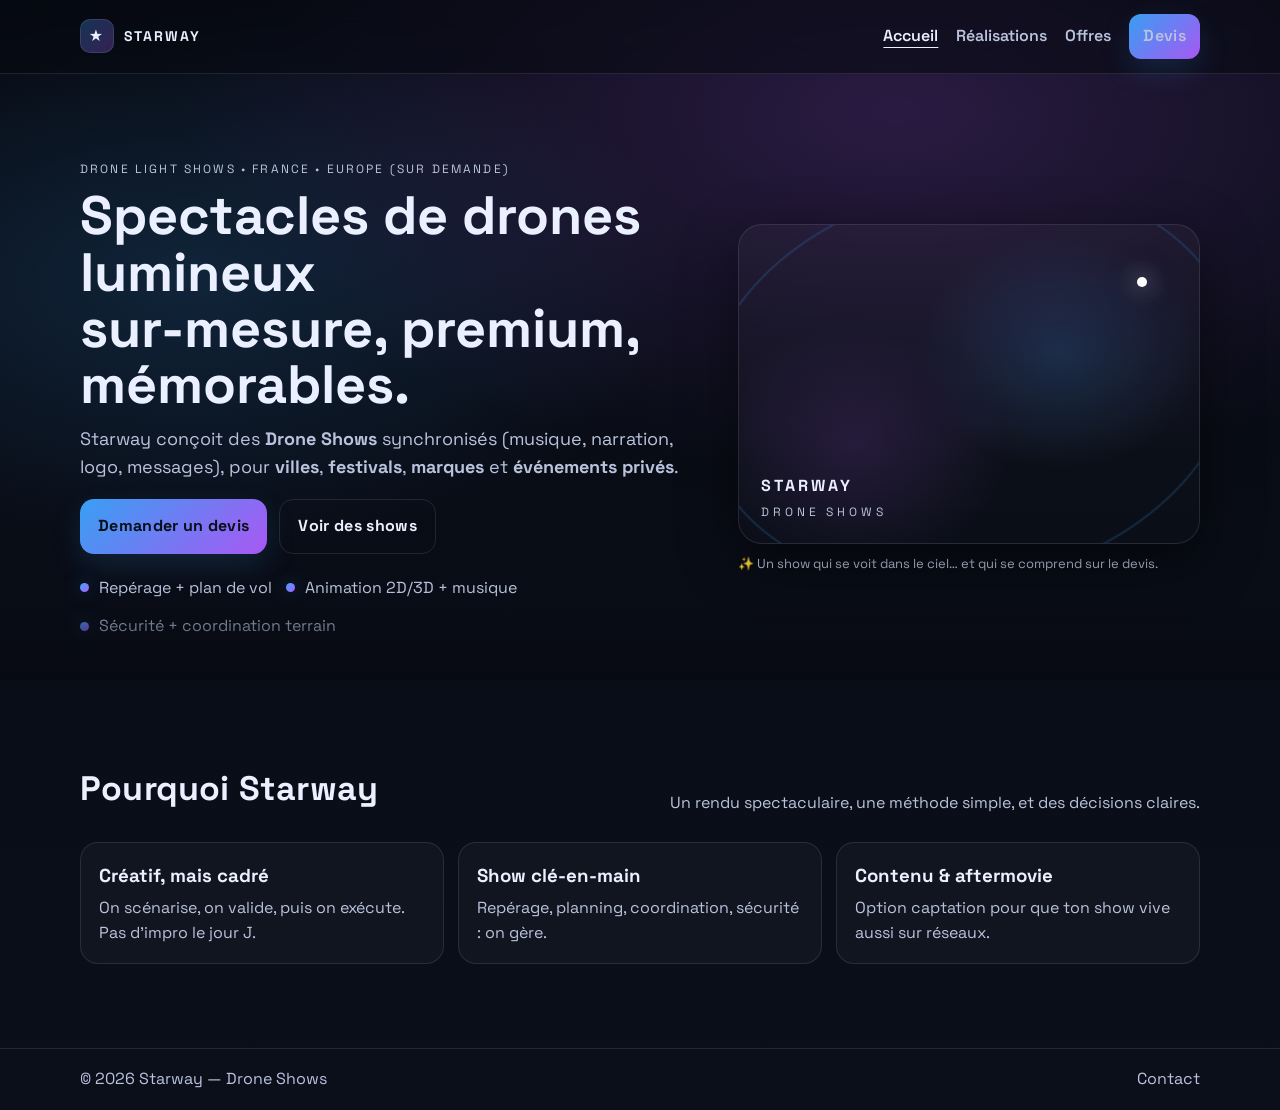
<file: index.html>
<!doctype html>
<html lang="fr">
<head>
  <meta charset="utf-8" />
  <meta name="viewport" content="width=device-width,initial-scale=1" />
  <title>Starway — Drone Shows</title>
  <meta name="description" content="Starway crée des spectacles de drones lumineux sur-mesure : villes, marques, festivals, événements privés." />
  <meta name="theme-color" content="#0b0f1a" />
  <link rel="preconnect" href="https://fonts.googleapis.com">
  <link rel="preconnect" href="https://fonts.gstatic.com" crossorigin>
  <link href="https://fonts.googleapis.com/css2?family=Space+Grotesk:wght@400;500;600;700&display=swap" rel="stylesheet">
  <link rel="stylesheet" href="styles.css" />
</head>
<body>

<header class="header">
  <div class="container nav">
    <a class="brand" href="index.html" aria-label="Starway">
      <span class="brandMark" aria-hidden="true">★</span>
      <span class="brandName">STARWAY</span>
    </a>

    <button class="burger" id="burger" aria-label="Ouvrir le menu" aria-expanded="false">
      <span></span><span></span><span></span>
    </button>

    <nav class="menu" id="menu">
      <a class="active" href="index.html">Accueil</a>
      <a href="realisations.html">Réalisations</a>
      <a href="offres.html">Offres</a>
      <a href="contact.html" class="btn btn-sm">Devis</a>
    </nav>
  </div>
</header>

<main>
  <section class="hero">
    <div class="container heroGrid">
      <div class="heroLeft">
        <p class="kicker">Drone Light Shows • France • Europe (sur demande)</p>
        <h1>Spectacles de drones lumineux<br/>sur-mesure, premium, mémorables.</h1>
        <p class="lead">
          Starway conçoit des <strong>Drone Shows</strong> synchronisés (musique, narration, logo, messages),
          pour <strong>villes</strong>, <strong>festivals</strong>, <strong>marques</strong> et <strong>événements privés</strong>.
        </p>
        <div class="ctaRow">
          <a class="btn" href="contact.html">Demander un devis</a>
          <a class="btn btn-ghost" href="realisations.html">Voir des shows</a>
        </div>

        <div class="trust">
          <div class="trustItem"><span class="dot"></span> Repérage + plan de vol</div>
          <div class="trustItem"><span class="dot"></span> Animation 2D/3D + musique</div>
          <div class="trustItem"><span class="dot"></span> Sécurité + coordination terrain</div>
        </div>
      </div>

      <div class="heroRight" aria-hidden="true">
        <div class="glowCard">
          <div class="orbit"></div>
          <div class="star"></div>
          <div class="copy">
            <div class="miniTitle">STARWAY</div>
            <div class="miniSub">DRONE SHOWS</div>
          </div>
        </div>
        <p class="hint">✨ Un show qui se voit dans le ciel… et qui se comprend sur le devis.</p>
      </div>
    </div>
    <div class="heroFade"></div>
  </section>

  <section class="section">
    <div class="container">
      <div class="sectionHead">
        <h2>Pourquoi Starway</h2>
        <p>Un rendu spectaculaire, une méthode simple, et des décisions claires.</p>
      </div>

      <div class="cards">
        <article class="card">
          <h3>Créatif, mais cadré</h3>
          <p>On scénarise, on valide, puis on exécute. Pas d’impro le jour J.</p>
        </article>
        <article class="card">
          <h3>Show clé-en-main</h3>
          <p>Repérage, planning, coordination, sécurité : on gère.</p>
        </article>
        <article class="card">
          <h3>Contenu & aftermovie</h3>
          <p>Option captation pour que ton show vive aussi sur réseaux.</p>
        </article>
      </div>
    </div>
  </section>

  <footer class="footer">
    <div class="container footerRow">
      <div>© <span id="year"></span> Starway — Drone Shows</div>
      <div class="footerLinks">
        <a href="contact.html">Contact</a>
      </div>
    </div>
  </footer>
</main>

<script src="script.js"></script>
</body>
</html>
</file>
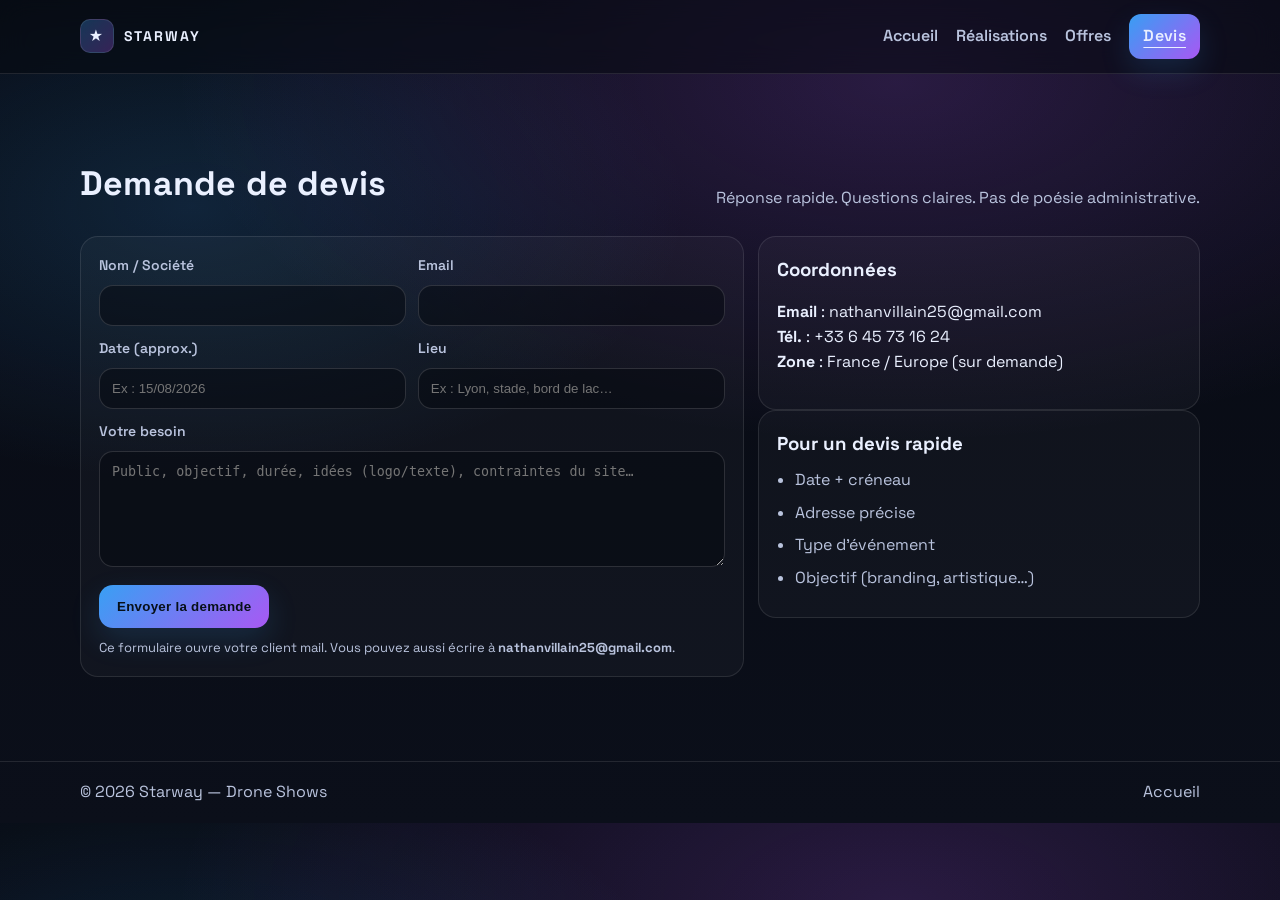
<file: contact.html>
<!doctype html>
<html lang="fr">
<head>
  <meta charset="utf-8" />
  <meta name="viewport" content="width=device-width,initial-scale=1" />
  <title>Contact — Starway</title>
  <link rel="preconnect" href="https://fonts.googleapis.com">
  <link rel="preconnect" href="https://fonts.gstatic.com" crossorigin>
  <link href="https://fonts.googleapis.com/css2?family=Space+Grotesk:wght@400;500;600;700&display=swap" rel="stylesheet">
  <link rel="stylesheet" href="styles.css" />
</head>
<body>

<header class="header">
  <div class="container nav">
    <a class="brand" href="index.html" aria-label="Starway">
      <span class="brandMark" aria-hidden="true">★</span>
      <span class="brandName">STARWAY</span>
    </a>
    <button class="burger" id="burger" aria-label="Ouvrir le menu" aria-expanded="false">
      <span></span><span></span><span></span>
    </button>
    <nav class="menu" id="menu">
      <a href="index.html">Accueil</a>
      <a href="realisations.html">Réalisations</a>
      <a href="offres.html">Offres</a>
      <a class="active btn btn-sm" href="contact.html">Devis</a>
    </nav>
  </div>
</header>

<main>
  <section class="section">
    <div class="container">
      <div class="sectionHead">
        <h2>Demande de devis</h2>
        <p>Réponse rapide. Questions claires. Pas de poésie administrative.</p>
      </div>

      <div class="contactGrid">
        <form class="form" id="quoteForm">
          <div class="row">
            <label>Nom / Société
              <input name="name" autocomplete="name" required />
            </label>
            <label>Email
              <input type="email" name="email" autocomplete="email" required />
            </label>
          </div>

          <div class="row">
            <label>Date (approx.)
              <input type="text" name="date" placeholder="Ex : 15/08/2026" />
            </label>
            <label>Lieu
              <input name="location" placeholder="Ex : Lyon, stade, bord de lac…" />
            </label>
          </div>

          <label>Votre besoin
            <textarea name="message" rows="6" required placeholder="Public, objectif, durée, idées (logo/texte), contraintes du site…"></textarea>
          </label>

          <button class="btn" type="submit">Envoyer la demande</button>
          <p class="micro">Ce formulaire ouvre votre client mail. Vous pouvez aussi écrire à <strong>nathanvillain25@gmail.com</strong>.</p>
        </form>

        <aside class="contactAside">
          <div class="panel">
            <h3>Coordonnées</h3>
            <p><strong>Email</strong> : nathanvillain25@gmail.com<br/>
               <strong>Tél.</strong> : +33 6 45 73 16 24<br/>
               <strong>Zone</strong> : France / Europe (sur demande)</p>
          </div>

          <div class="panel">
            <h3>Pour un devis rapide</h3>
            <ul class="bullets">
              <li>Date + créneau</li>
              <li>Adresse précise</li>
              <li>Type d’événement</li>
              <li>Objectif (branding, artistique…)</li>
            </ul>
          </div>
        </aside>
      </div>
    </div>
  </section>

  <footer class="footer">
    <div class="container footerRow">
      <div>© <span id="year"></span> Starway — Drone Shows</div>
      <div class="footerLinks">
        <a href="index.html">Accueil</a>
      </div>
    </div>
  </footer>
</main>

<script src="script.js"></script>
</body>
</html>
</file>
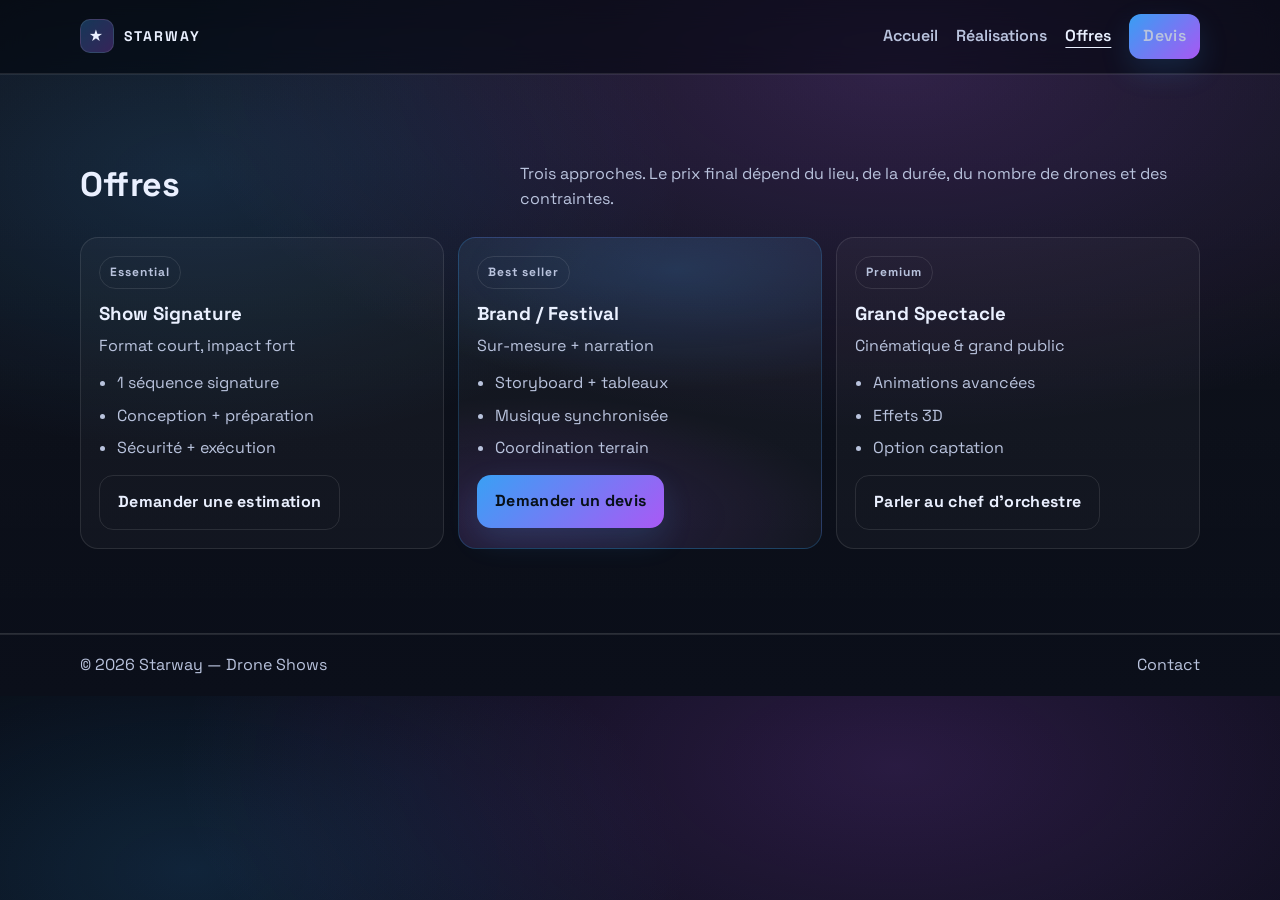
<file: offres.html>
<!doctype html>
<html lang="fr">
<head>
  <meta charset="utf-8" />
  <meta name="viewport" content="width=device-width,initial-scale=1" />
  <title>Offres — Starway</title>
  <link rel="preconnect" href="https://fonts.googleapis.com">
  <link rel="preconnect" href="https://fonts.gstatic.com" crossorigin>
  <link href="https://fonts.googleapis.com/css2?family=Space+Grotesk:wght@400;500;600;700&display=swap" rel="stylesheet">
  <link rel="stylesheet" href="styles.css" />
</head>
<body>

<header class="header">
  <div class="container nav">
    <a class="brand" href="index.html" aria-label="Starway">
      <span class="brandMark" aria-hidden="true">★</span>
      <span class="brandName">STARWAY</span>
    </a>
    <button class="burger" id="burger" aria-label="Ouvrir le menu" aria-expanded="false">
      <span></span><span></span><span></span>
    </button>
    <nav class="menu" id="menu">
      <a href="index.html">Accueil</a>
      <a href="realisations.html">Réalisations</a>
      <a class="active" href="offres.html">Offres</a>
      <a href="contact.html" class="btn btn-sm">Devis</a>
    </nav>
  </div>
</header>

<main>
  <section class="section sectionAlt">
    <div class="container">
      <div class="sectionHead">
        <h2>Offres</h2>
        <p>Trois approches. Le prix final dépend du lieu, de la durée, du nombre de drones et des contraintes.</p>
      </div>

      <div class="pricing">
        <article class="priceCard">
          <div class="tag">Essential</div>
          <h3>Show Signature</h3>
          <p class="priceNote">Format court, impact fort</p>
          <ul>
            <li>1 séquence signature</li>
            <li>Conception + préparation</li>
            <li>Sécurité + exécution</li>
          </ul>
          <a class="btn btn-ghost" href="contact.html">Demander une estimation</a>
        </article>

        <article class="priceCard featured">
          <div class="tag">Best seller</div>
          <h3>Brand / Festival</h3>
          <p class="priceNote">Sur-mesure + narration</p>
          <ul>
            <li>Storyboard + tableaux</li>
            <li>Musique synchronisée</li>
            <li>Coordination terrain</li>
          </ul>
          <a class="btn" href="contact.html">Demander un devis</a>
        </article>

        <article class="priceCard">
          <div class="tag">Premium</div>
          <h3>Grand Spectacle</h3>
          <p class="priceNote">Cinématique & grand public</p>
          <ul>
            <li>Animations avancées</li>
            <li>Effets 3D</li>
            <li>Option captation</li>
          </ul>
          <a class="btn btn-ghost" href="contact.html">Parler au chef d’orchestre</a>
        </article>
      </div>
    </div>
  </section>

  <footer class="footer">
    <div class="container footerRow">
      <div>© <span id="year"></span> Starway — Drone Shows</div>
      <div class="footerLinks">
        <a href="contact.html">Contact</a>
      </div>
    </div>
  </footer>
</main>

<script src="script.js"></script>
</body>
</html>
</file>
<file: styles.css>
:root{
  --bg:#070a12;
  --bg2:#0b0f1a;
  --card:#0f1526;
  --text:#eaf0ff;
  --muted:#b9c3dd;
  --line:rgba(255,255,255,.10);
  --blue:#3aa7ff;
  --violet:#b15cff;
  --radius:18px;
  --shadow: 0 18px 60px rgba(0,0,0,.45);
}

*{box-sizing:border-box}
html,body{margin:0;padding:0}
body{
  font-family:"Space Grotesk",system-ui,-apple-system,Segoe UI,Roboto,Arial,sans-serif;
  background: radial-gradient(1200px 600px at 70% 10%, rgba(177,92,255,.20), transparent 60%),
              radial-gradient(900px 500px at 15% 25%, rgba(58,167,255,.16), transparent 55%),
              linear-gradient(180deg, var(--bg), var(--bg2));
  color:var(--text);
  line-height:1.55;
}

a{color:inherit;text-decoration:none}
.container{width:min(1120px,92%);margin:0 auto}
.section{padding:84px 0}
.sectionAlt{background: linear-gradient(180deg, rgba(255,255,255,.03), rgba(255,255,255,0)); border-top:1px solid var(--line); border-bottom:1px solid var(--line)}
.sectionHead{display:flex;gap:18px;align-items:flex-end;justify-content:space-between;margin-bottom:26px}
.sectionHead h2{margin:0;font-size:34px;letter-spacing:.2px}
.sectionHead p{margin:0;max-width:680px;color:var(--muted)}

.header{
  position:sticky;top:0;z-index:50;
  background: rgba(7,10,18,.55);
  backdrop-filter: blur(14px);
  border-bottom:1px solid var(--line);
}
.nav{display:flex;align-items:center;justify-content:space-between;padding:14px 0}
.brand{display:flex;align-items:center;gap:10px;font-weight:700;letter-spacing:.12em}
.brandMark{
  width:34px;height:34px;border-radius:10px;
  display:grid;place-items:center;
  background: linear-gradient(135deg, rgba(58,167,255,.28), rgba(177,92,255,.28));
  border:1px solid var(--line);
}
.brandName{font-size:14px}

.menu{display:flex;align-items:center;gap:18px}
.menu a{color:var(--muted);font-weight:600}
.menu a:hover{color:var(--text)}
.burger{display:none;background:transparent;border:0;cursor:pointer}
.burger span{display:block;width:26px;height:2px;background:var(--text);margin:6px 0;border-radius:2px;opacity:.9}

.btn{
  display:inline-flex;align-items:center;justify-content:center;
  padding:14px 18px;border-radius:14px;
  font-weight:700;letter-spacing:.02em;
  background: linear-gradient(135deg, rgba(58,167,255,.95), rgba(177,92,255,.95));
  color:#071018;border:0;
  box-shadow: 0 12px 30px rgba(58,167,255,.15);
}
.btn:hover{transform: translateY(-1px)}
.btn:active{transform: translateY(0)}
.btn-ghost{
  background: transparent;
  border:1px solid var(--line);
  color:var(--text);
  box-shadow:none;
}
.btn-sm{padding:10px 14px;border-radius:12px}

.hero{position:relative;padding:86px 0 40px}
.heroGrid{display:grid;grid-template-columns: 1.15fr .85fr;gap:34px;align-items:center}
.kicker{margin:0 0 10px;color:var(--muted);letter-spacing:.18em;text-transform:uppercase;font-size:12px}
h1{margin:0 0 12px;font-size:54px;line-height:1.04}
.lead{margin:0 0 18px;color:var(--muted);font-size:18px}
.ctaRow{display:flex;gap:12px;flex-wrap:wrap;margin-top:10px}
.trust{display:flex;gap:14px;flex-wrap:wrap;margin-top:22px;color:var(--muted)}
.trustItem{display:flex;align-items:center;gap:10px}
.dot{width:9px;height:9px;border-radius:50%;
  background: linear-gradient(135deg, var(--blue), var(--violet));
  box-shadow: 0 0 18px rgba(58,167,255,.35);
}

.heroRight .glowCard{
  position:relative;
  height:320px;border-radius:24px;
  border:1px solid var(--line);
  background: radial-gradient(220px 180px at 70% 40%, rgba(58,167,255,.16), transparent 65%),
              radial-gradient(260px 200px at 25% 70%, rgba(177,92,255,.14), transparent 60%),
              linear-gradient(180deg, rgba(255,255,255,.03), rgba(255,255,255,.01));
  box-shadow: var(--shadow);
  overflow:hidden;
}
.orbit{
  position:absolute;inset:-40px;
  border-radius:50%;
  border:2px solid rgba(58,167,255,.18);
  transform: rotate(-12deg);
  filter: drop-shadow(0 0 18px rgba(58,167,255,.18));
}
.star{
  position:absolute;right:52px;top:52px;
  width:10px;height:10px;border-radius:50%;
  background: #fff;
  box-shadow: 0 0 22px rgba(255,255,255,.75), 0 0 50px rgba(58,167,255,.35);
}
.copy{position:absolute;left:22px;bottom:22px}
.miniTitle{font-weight:800;letter-spacing:.18em}
.miniSub{color:var(--muted);letter-spacing:.32em;font-size:12px;margin-top:4px}
.hint{margin:10px 0 0;color:var(--muted);font-size:13px}

.heroFade{
  position:absolute;left:0;right:0;bottom:-1px;height:90px;
  background: linear-gradient(180deg, rgba(7,10,18,0), rgba(7,10,18,1));
}

.cards{display:grid;grid-template-columns:repeat(3,1fr);gap:14px}
.card{
  background: rgba(255,255,255,.03);
  border:1px solid var(--line);
  border-radius: var(--radius);
  padding:18px;
}
.card h3{margin:0 0 6px}
.card p{margin:0;color:var(--muted)}

.pricing{display:grid;grid-template-columns:repeat(3,1fr);gap:14px}
.priceCard{
  background: rgba(255,255,255,.03);
  border:1px solid var(--line);
  border-radius: var(--radius);
  padding:18px;
}
.priceCard.featured{
  background: radial-gradient(520px 200px at 60% 10%, rgba(58,167,255,.18), transparent 60%),
              radial-gradient(520px 200px at 20% 90%, rgba(177,92,255,.16), transparent 60%),
              rgba(255,255,255,.03);
  border-color: rgba(58,167,255,.22);
}
.tag{
  display:inline-block;
  padding:6px 10px;border-radius:999px;
  border:1px solid var(--line);
  color:var(--muted);font-weight:700;font-size:12px;letter-spacing:.08em;
}
.priceCard h3{margin:10px 0 6px}
.priceNote{margin:0 0 12px;color:var(--muted)}
.priceCard ul{margin:0 0 14px;padding-left:18px;color:var(--muted)}
.priceCard li{margin:8px 0}

.steps{display:grid;grid-template-columns:repeat(5,1fr);gap:12px}
.step{
  display:flex;gap:12px;align-items:flex-start;
  padding:14px;border-radius: var(--radius);
  border:1px solid var(--line);
  background: rgba(255,255,255,.02);
}
.step span{
  width:28px;height:28px;border-radius:10px;display:grid;place-items:center;
  background: linear-gradient(135deg, rgba(58,167,255,.22), rgba(177,92,255,.22));
  border:1px solid var(--line);
  font-weight:800;
}
.step h3{margin:0 0 4px;font-size:16px}
.step p{margin:0;color:var(--muted);font-size:14px}

.grid2{display:grid;grid-template-columns:1fr 1fr;gap:14px}
.panel{
  background: rgba(255,255,255,.03);
  border:1px solid var(--line);
  border-radius: var(--radius);
  padding:18px;
}
.panel h3{margin:0 0 10px}
.bullets{margin:0;padding-left:18px;color:var(--muted)}
.bullets li{margin:8px 0}
.note{margin:14px 0 0;color:var(--muted);font-size:13px}

.gallery{display:grid;grid-template-columns:repeat(3,1fr);gap:12px}
.ph{
  margin:0;
  border-radius: 18px;
  border:1px dashed rgba(255,255,255,.20);
  background: rgba(255,255,255,.02);
  aspect-ratio: 16 / 10;
  overflow:hidden;
}
.phInner{
  height:100%;
  display:grid;place-items:center;
  color:rgba(234,240,255,.65);
  letter-spacing:.08em;
}

.faq details{
  border:1px solid var(--line);
  border-radius: var(--radius);
  background: rgba(255,255,255,.02);
  padding:14px 16px;
}
.faq details + details{margin-top:10px}
.faq summary{cursor:pointer;font-weight:700}
.faq p{margin:10px 0 0;color:var(--muted)}

.contactGrid{display:grid;grid-template-columns:1.2fr .8fr;gap:14px}
.form{
  background: rgba(255,255,255,.03);
  border:1px solid var(--line);
  border-radius: var(--radius);
  padding:18px;
}
label{display:block;color:var(--muted);font-weight:600;font-size:14px}
input,textarea{
  width:100%;
  margin-top:8px;
  padding:12px 12px;
  border-radius: 14px;
  border:1px solid rgba(255,255,255,.14);
  background: rgba(7,10,18,.55);
  color: var(--text);
  outline:none;
}
input:focus,textarea:focus{border-color: rgba(58,167,255,.55); box-shadow:0 0 0 4px rgba(58,167,255,.12)}
.row{display:grid;grid-template-columns:1fr 1fr;gap:12px;margin-bottom:12px}
.form button{margin-top:12px}
.micro{margin:10px 0 0;color:var(--muted);font-size:13px}
.social{display:flex;gap:12px;flex-wrap:wrap}
.social a{color:var(--muted);text-decoration:underline;text-underline-offset:3px}
.social a:hover{color:var(--text)}

.footer{
  border-top:1px solid var(--line);
  padding:18px 0;
  color:var(--muted);
}
.footerRow{display:flex;justify-content:space-between;gap:14px;flex-wrap:wrap}
.footerLinks{display:flex;gap:14px;flex-wrap:wrap}
.footerLinks a{color:var(--muted)}
.footerLinks a:hover{color:var(--text)}

@media (max-width: 980px){
  .heroGrid{grid-template-columns:1fr}
  h1{font-size:44px}
  .cards{grid-template-columns:repeat(2,1fr)}
  .pricing{grid-template-columns:1fr}
  .steps{grid-template-columns:1fr}
  .gallery{grid-template-columns:repeat(2,1fr)}
  .contactGrid{grid-template-columns:1fr}
}
@media (max-width: 720px){
  .menu{display:none}
  .burger{display:block}
  .menu.open{
    display:flex;flex-direction:column;align-items:flex-start;
    position:absolute;left:4%;right:4%;top:64px;
    padding:14px;border-radius:18px;
    background: rgba(7,10,18,.92);
    border:1px solid var(--line);
  }
  .row{grid-template-columns:1fr}
  .cards{grid-template-columns:1fr}
  .gallery{grid-template-columns:1fr}
}

/* Galerie - images réelles */
.ph img{
  width:100%;
  height:100%;
  object-fit:cover;
  display:block;
}
.menu a.active{
  color: var(--text);
  text-decoration: underline;
  text-underline-offset: 6px;
}
.ph img{
  width:100%;
  height:100%;
  object-fit:cover;
  display:block;
}
</file>
